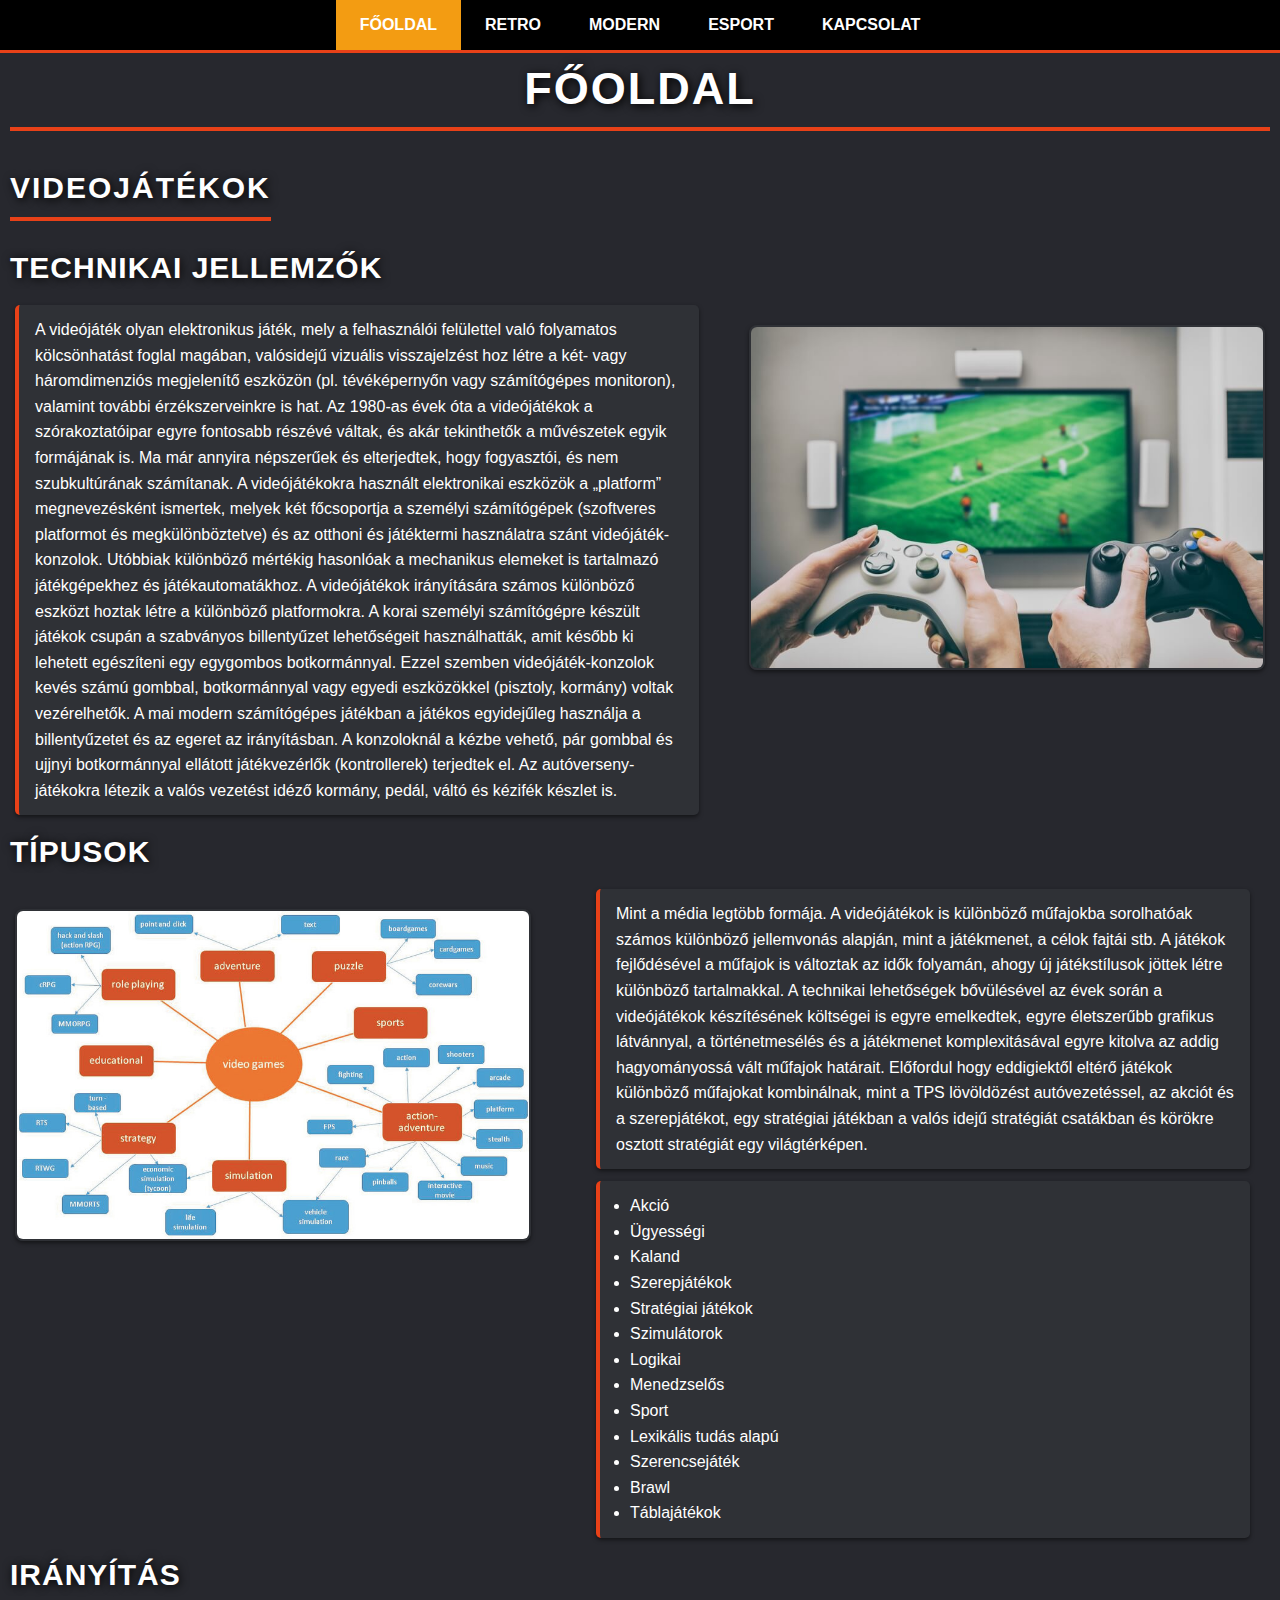
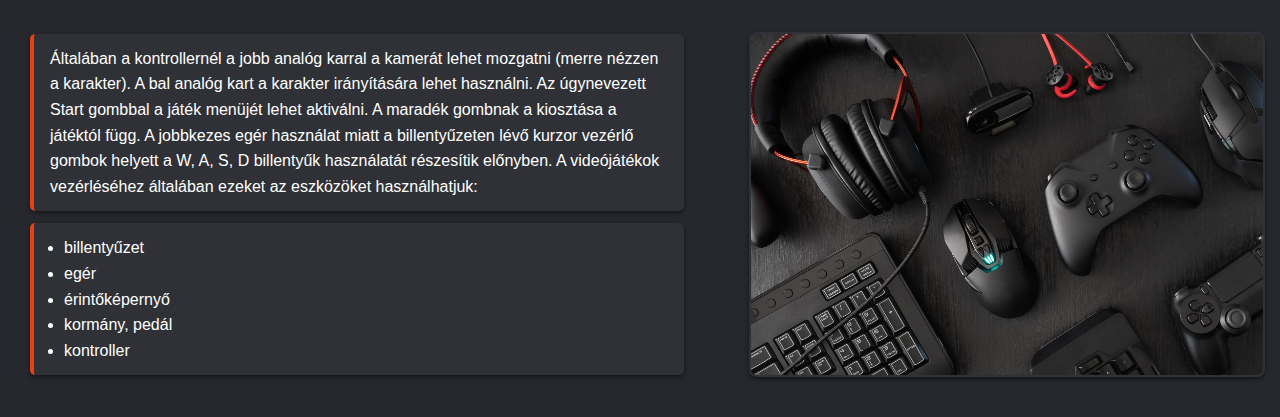
<file: html/index.html>
<!DOCTYPE html>
<html lang="hu">
<head>
    <meta charset="UTF-8">
    <meta name="viewport" content="width=device-width, initial-scale=1.0">
    <title>WEBPROGRAMOZÁS GYAKORLATI BEADANDÓ</title>
    <link rel="stylesheet" href="../css/style.css">
</head>
<body>
    <nav class="menu">
        <ul class="menu_lista">
            <li class="menu_item"><a href="index.html" class="menu_link active" >Főoldal</a></li>
            <li class="menu_item"><a href="retro.html" class="menu_link" >Retro</a></li>
            <li class="menu_item"><a href="modern.html" class="menu_link" >Modern</a></li>
            <li class="menu_item"><a href="esport.html" class="menu_link" >Esport</a></li>
            <li class="menu_item"><a href="urlap.html" class="menu_link" >Kapcsolat</a></li>
        </ul>
    </nav>

    <h1 class="focim">Főoldal</h1>
    <h2 class="cim" id="index_focim">Videojátékok</h2>
    <h2 class="cim">Technikai jellemzők</h2>
    <div class="kep_szoveg jobbra">
        <p class="bekezdes">A videójáték olyan elektronikus játék, mely a felhasználói felülettel való folyamatos kölcsönhatást foglal magában, valósidejű vizuális visszajelzést hoz létre a két- vagy háromdimenziós megjelenítő eszközön (pl. tévéképernyőn vagy számítógépes monitoron), valamint további érzékszerveinkre is hat. Az 1980-as évek óta a videójátékok a szórakoztatóipar egyre fontosabb részévé váltak, és akár tekinthetők a művészetek egyik formájának is. Ma már annyira népszerűek és elterjedtek, hogy fogyasztói, és nem szubkultúrának számítanak. A videójátékokra használt elektronikai eszközök a „platform” megnevezésként ismertek, melyek két főcsoportja a személyi számítógépek (szoftveres platformot és megkülönböztetve) és az otthoni és játéktermi használatra szánt videójáték-konzolok. Utóbbiak különböző mértékig hasonlóak a mechanikus elemeket is tartalmazó játékgépekhez és játékautomatákhoz. A videójátékok irányítására számos különböző eszközt hoztak létre a különböző platformokra. A korai személyi számítógépre készült játékok csupán a szabványos billentyűzet lehetőségeit használhatták, amit később ki lehetett egészíteni egy egygombos botkormánnyal. Ezzel szemben videójáték-konzolok kevés számú gombbal, botkormánnyal vagy egyedi eszközökkel (pisztoly, kormány) voltak vezérelhetők. A mai modern számítógépes játékban a játékos egyidejűleg használja a billentyűzetet és az egeret az irányításban. A konzoloknál a kézbe vehető, pár gombbal és ujjnyi botkormánnyal ellátott játékvezérlők (kontrollerek) terjedtek el. Az autóverseny-játékokra létezik a valós vezetést idéző kormány, pedál, váltó és kézifék készlet is.</p>
        <img src="../kepek/index1.jpg" class="kepek">
    </div>

    <h2 class="cim">Típusok</h2>
    <div class="kep_szoveg balra">
        <div class="felsorolas_szoveg">
            <p class="bekezdes">Mint a média legtöbb formája. A videójátékok is különböző műfajokba sorolhatóak számos különböző jellemvonás alapján, mint a játékmenet, a célok fajtái stb. A játékok fejlődésével a műfajok is változtak az idők folyamán, ahogy új játékstílusok jöttek létre különböző tartalmakkal. A technikai lehetőségek bővülésével az évek során a videójátékok készítésének költségei is egyre emelkedtek, egyre életszerűbb grafikus látvánnyal, a történetmesélés és a játékmenet komplexitásával egyre kitolva az addig hagyományossá vált műfajok határait. Előfordul hogy eddigiektől eltérő játékok különböző műfajokat kombinálnak, mint a TPS lövöldözést autóvezetéssel, az akciót és a szerepjátékot, egy stratégiai játékban a valós idejű stratégiát csatákban és körökre osztott stratégiát egy világtérképen.</p>
            <ul>
                <li>Akció</li>
                <li>Ügyességi</li>
                <li>Kaland</li>
                <li>Szerepjátékok</li>
                <li>Stratégiai játékok</li>
                <li>Szimulátorok</li>
                <li>Logikai</li>
                <li>Menedzselős</li>
                <li>Sport</li>
                <li>Lexikális tudás alapú</li>
                <li>Szerencsejáték</li>
                <li>Brawl</li>
                <li>Táblajátékok</li>
            </ul>
        </div>
        <img src="../kepek/index2.png" class="kepek">
    </div>

    <h2 class="cim">Irányítás</h2>
    <div class="kep_szoveg jobbra">
        <div class="felsorolas_szoveg">
            <p class="bekezdes">Általában a kontrollernél a jobb analóg karral a kamerát lehet mozgatni (merre nézzen a karakter). A bal analóg kart a karakter irányítására lehet használni. Az úgynevezett Start gombbal a játék menüjét lehet aktiválni. A maradék gombnak a kiosztása a játéktól függ. A jobbkezes egér használat miatt a billentyűzeten lévő kurzor vezérlő gombok helyett a W, A, S, D billentyűk használatát részesítik előnyben. A videójátékok vezérléséhez általában ezeket az eszközöket használhatjuk:</p>
            <ul>
                <li>billentyűzet</li>
                <li>egér</li>
                <li>érintőképernyő</li>
                <li>kormány, pedál</li>
                <li>kontroller</li>
            </ul>
        </div>
        <img src="../kepek/index3.jpg" class="kepek">
    </div>
</body>
</html>
</file>
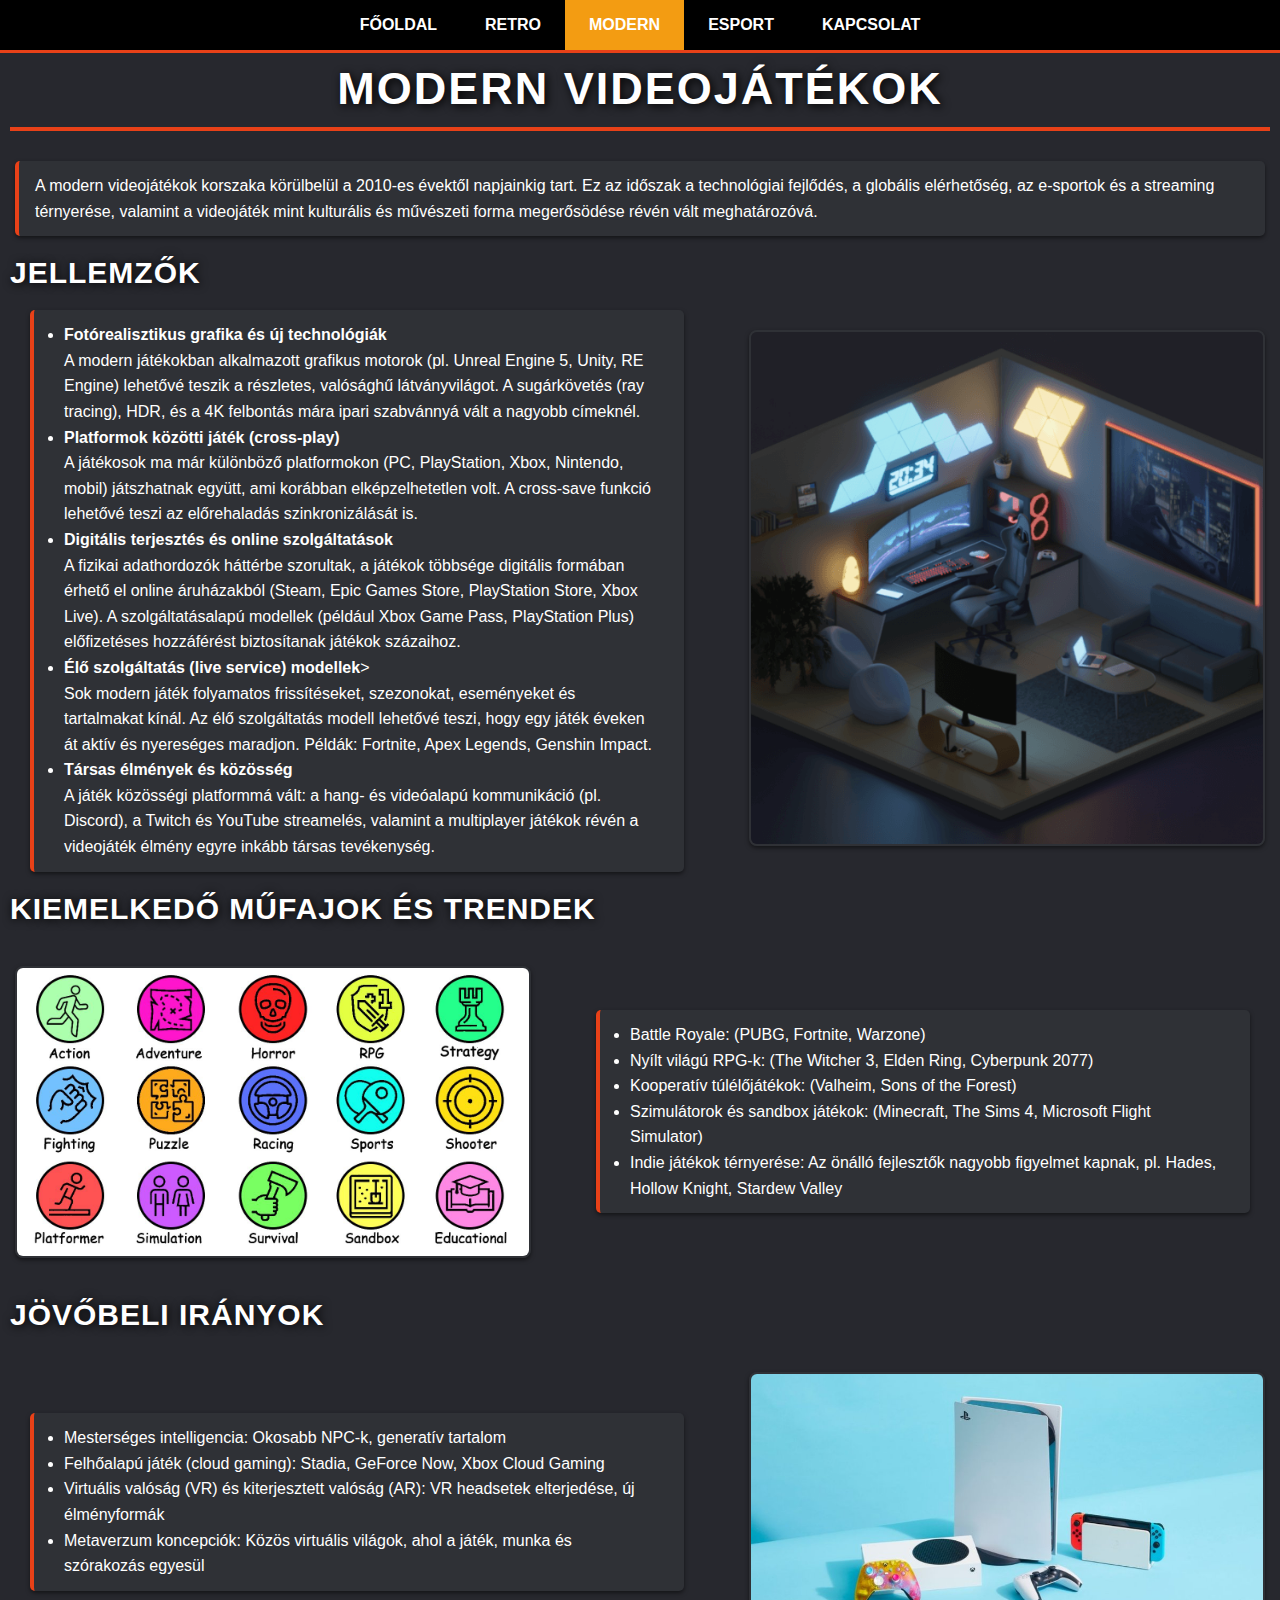
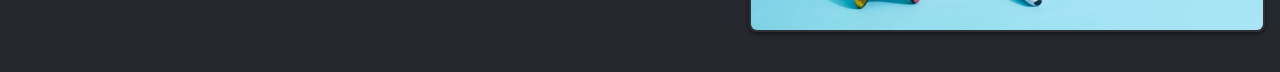
<file: html/modern.html>
<!DOCTYPE html>
<html lang="hu">
<head>
    <meta charset="UTF-8">
    <meta name="viewport" content="width=device-width, initial-scale=1.0">
    <title>WEBPROGRAMOZÁS GYAKORLATI BEADANDÓ</title>
    <link rel="stylesheet" href="../css/style.css">
</head>
<body>
    <nav class="menu">
        <ul class="menu_lista">
            <li class="menu_item"><a href="index.html" class="menu_link" >Főoldal</a></li>
            <li class="menu_item"><a href="retro.html" class="menu_link" >Retro</a></li>
            <li class="menu_item"><a href="modern.html" class="menu_link active" >Modern</a></li>
            <li class="menu_item"><a href="esport.html" class="menu_link" >Esport</a></li>
            <li class="menu_item"><a href="urlap.html" class="menu_link" >Kapcsolat</a></li>
        </ul>
    </nav>

    <h1 class="focim">Modern videojátékok</h1>
    <div class="kep_szoveg">
        <p class="bekezdes">A modern videojátékok korszaka körülbelül a 2010-es évektől napjainkig tart. Ez az időszak a technológiai fejlődés, a globális elérhetőség, az e-sportok és a streaming térnyerése, valamint a videojáték mint kulturális és művészeti forma megerősödése révén vált meghatározóvá.</p>
    </div>

    <h2 class="cim">Jellemzők</h2>
    <div class="kep_szoveg jobbra">
        <div class="felsorolas_szoveg">
            <ul>
                <li><b>Fotórealisztikus grafika és új technológiák</b><br>A modern játékokban alkalmazott grafikus motorok (pl. Unreal Engine 5, Unity, RE Engine) lehetővé teszik a részletes, valósághű látványvilágot. A sugárkövetés (ray tracing), HDR, és a 4K felbontás mára ipari szabvánnyá vált a nagyobb címeknél.</li>
                <li><b>Platformok közötti játék (cross-play)</b><br>A játékosok ma már különböző platformokon (PC, PlayStation, Xbox, Nintendo, mobil) játszhatnak együtt, ami korábban elképzelhetetlen volt. A cross-save funkció lehetővé teszi az előrehaladás szinkronizálását is.</li>
                <li><b>Digitális terjesztés és online szolgáltatások</b><br>A fizikai adathordozók háttérbe szorultak, a játékok többsége digitális formában érhető el online áruházakból (Steam, Epic Games Store, PlayStation Store, Xbox Live). A szolgáltatásalapú modellek (például Xbox Game Pass, PlayStation Plus) előfizetéses hozzáférést biztosítanak játékok százaihoz.</li>
                <li><b>Élő szolgáltatás (live service) modellek</b>><br>Sok modern játék folyamatos frissítéseket, szezonokat, eseményeket és tartalmakat kínál. Az élő szolgáltatás modell lehetővé teszi, hogy egy játék éveken át aktív és nyereséges maradjon. Példák: Fortnite, Apex Legends, Genshin Impact.</li>
                <li><b>Társas élmények és közösség</b><br>A játék közösségi platformmá vált: a hang- és videóalapú kommunikáció (pl. Discord), a Twitch és YouTube streamelés, valamint a multiplayer játékok révén a videojáték élmény egyre inkább társas tevékenység.</li>
            </ul>
        </div>
        <img src="../kepek/modern1.png" class="kepek">
    </div>

    <h2 class="cim">Kiemelkedő műfajok és trendek</h2>
    <div class="kep_szoveg balra">
        <div class="felsorolas_szoveg">
            <ul>
                <li>Battle Royale: (PUBG, Fortnite, Warzone)</li>
                <li>Nyílt világú RPG-k: (The Witcher 3, Elden Ring, Cyberpunk 2077)</li>
                <li>Kooperatív túlélőjátékok: (Valheim, Sons of the Forest)</li>
                <li>Szimulátorok és sandbox játékok: (Minecraft, The Sims 4, Microsoft Flight Simulator)</li>
                <li>Indie játékok térnyerése: Az önálló fejlesztők nagyobb figyelmet kapnak, pl. Hades, Hollow Knight, Stardew Valley</li>
            </ul>
        </div>
        <img src="../kepek/modern2.jpg" class="kepek">
    </div>

    <h2 class="cim">Jövőbeli irányok</h2>
    <div class="kep_szoveg jobbra">
        <div class="felsorolas_szoveg">
            <ul>
                <li>Mesterséges intelligencia: Okosabb NPC-k, generatív tartalom</li>
                <li>Felhőalapú játék (cloud gaming): Stadia, GeForce Now, Xbox Cloud Gaming</li>
                <li>Virtuális valóság (VR) és kiterjesztett valóság (AR): VR headsetek elterjedése, új élményformák</li>
                <li>Metaverzum koncepciók: Közös virtuális világok, ahol a játék, munka és szórakozás egyesül</li>
            </ul>
        </div>
        <img src="../kepek/modern3.jpg" class="kepek">
    </div>
    
</body>
</html>
</file>
<file: css/style.css>
body{
    margin: 0;
    background-color: #27282e;
    font-family: 'Segoe UI', Tahoma, Geneva, Verdana, sans-serif;
}
.menu{
    background-color: black;
    border-bottom: 3px solid #e84118;
}

.menu_lista{
    list-style-type: none;
    margin: 0;
    padding: 0;
    display: flex;
    justify-content: center;
}

.menu_item{
    margin: 0;
}

.menu_link{
    display: block;
    color: white;
    text-align: center;
    padding: 16px 24px;
    text-decoration: none;
    font-weight: bold;
    text-transform: uppercase;
    transition: background-color 0.2s;
}

.menu_link:hover{
    background-color: #e84118;
    color: white;
}

.menu_link.active{
    background-color: #f39c12;
    color: white;
}

.kep_szoveg{
    display: flex;
    align-items: flex-start;
    gap: 20px;
    margin: 20px 0;
    flex-wrap: wrap;
}

.kep_szoveg.jobbra{
    flex-direction: row;
}

.kep_szoveg.balra{
    flex-direction: row-reverse;
}

.bekezdes{
    color: white;
    font-family: 'Segoe UI', Tahoma, Geneva, Verdana, sans-serif;
    padding: 12px 16px;
    margin: auto 15px;
    line-height: 1.6;
    box-shadow: 0 2px 4px rgba(0, 0, 0, 0.5);
    border-radius: 5px;
    background-color: #2f3136;
    border-left: 4px solid #e84118;
    flex: 1;
}

.bekezdes:hover{
    transform: scale(1.02);
    box-shadow: 0 6px 18px rgba(0, 0, 0, 0.8);
}

.kepek{
    flex-shrink: 0;
    max-width: 40%;
    height: auto;
    border-radius: 8px;
    margin: 20px 15px;
    box-shadow: 0 2px 4px rgba(0, 0, 0, 0.5);
    border: 2px solid #2f3136;
}

.kepek:hover{
    transform: scale(1.02);
    box-shadow: 0 6px 18px rgba(0, 0, 0, 0.8);
    border-color: #e84118;
}

.felsorolas_szoveg{
    flex: 1;
    display: flex;
    flex-direction: column;
    gap: 12px;
    color: white;
    margin: auto 15px;
}

.felsorolas_szoveg ul:hover{
    transform: scale(1.02);
    box-shadow: 0 6px 18px rgba(0, 0, 0, 0.8);
}

.felsorolas_szoveg ul{
    color: white;
    font-family: 'Segoe UI', Tahoma, Geneva, Verdana, sans-serif;
    padding: 12px 30px;
    margin: auto 15px;
    line-height: 1.6;
    box-shadow: 0 2px 4px rgba(0, 0, 0, 0.5);
    border-radius: 5px;
    background-color: #2f3136;
    border-left: 4px solid #e84118;
}

.cim{
    color: white;
    font-size: 30px;
    text-align: left;
    margin: auto 10px;
    text-transform: uppercase;
    letter-spacing: 1px;
    text-shadow: 1px 1px 10px rgba(0, 0, 0, 5);
}

.focim{
    color: white;
    font-size: 45px;
    text-align: center;
    margin: 10px 10px 30px;
    text-transform: uppercase;
    letter-spacing: 2px;
    text-shadow: 2px 2px 10px rgba(0, 0, 0, 5);
    border-bottom: 4px solid #e84118;
    padding-bottom: 12px;
}

table{
    width: 95%;
    margin: 20px auto;
    border-collapse: collapse;
    background-color: #2f3136;
    box-shadow: 0 4px 10px rgba(0, 0, 0, 0.6);
    border-radius: 10px;
    overflow: hidden;
    color: white;
    font-size: 16px;
}

thead{
    background-color: #e84118;
    text-transform: uppercase;
}

th, td{
    padding: 14px 18px;
    text-align: left;
    border-bottom: 1px solid #444;
}

tbody tr:nth-child(even){
    background-color: #3a3b41;
}

tbody tr:hover{
    background-color: #444;
    transform: scale(1.01);
    transition: 0.2s;
}

th{
    font-weight: bold;
    letter-spacing: 1px;
}

.urlap{
    max-width: 600px;
    margin: 30px auto;
    padding: 20px;
    background-color: #2f3136;
    border-left: 4px solid #e84118;
    border-radius: 8px;
    display: flex;
    flex-direction: column;
}

.urlap input,
.urlap textarea{
    background-color: #3a3b41;
    color: white;
    border: none;
    border-radius: 4px;
    padding: 10px;
    margin-bottom: 12px;
    font-size: 15px;
    font-family: 'Segoe UI', Tahoma, Geneva, Verdana, sans-serif;
}

.urlap textarea{
    resize: vertical;
    min-height: 100px;
}

.urlap button{
    background-color: #e84118;
    color: white;
    padding: 10px;
    font-size: 15px;
    border: none;
    border-radius: 4px;
    cursor: pointer;
    margin-top: 10px;
    transition: background-color 0.2s;
}

.urlap button:hover{
    background-color: #f39c12;
}

.megjelenit,
.torol{
    display: inline-block;
    margin: 15px 10px;
    padding: 10px 20px;
    background-color: #e84118;
    color: white;
    border: none;
    border-radius: 4px;
    font-size: 15px;
    cursor: pointer;
    transition: background-color 0.2s;
}

.megjelenit:hover,
.torol:hover{
    background-color: #f39c12;
}

.valaszokDiv{
    max-width: 600px;
    margin: 20px auto;
    padding: 15px;
    background-color: #2f3136;
    color: white;
    border-left: 4px solid #e84118;
    border-radius: 6px;
    font-family: 'Segoe UI', Tahoma, Geneva, Verdana, sans-serif;
}

.gombok{
    display: flex;
    justify-content: center;
    gap: 20px;
}

.kepek_container{
    display: flex;
    justify-content: center;
    margin: auto;
    flex-wrap: wrap;
}

.kepek_container img{
    width: 450px;
    height: auto;
    border-radius: 10px;
    box-shadow: 0 0 10px rgba(0, 0, 0, 0.2);
}

#index_focim{
    color: white;
    text-align: center;
    margin: 10px 10px 30px;
    text-transform: uppercase;
    letter-spacing: 2px;
    text-shadow: 2px 2px 10px rgba(0, 0, 0, 5);
    border-bottom: 4px solid #e84118;
    padding-bottom: 12px;
    display: inline-block;
}
</file>
